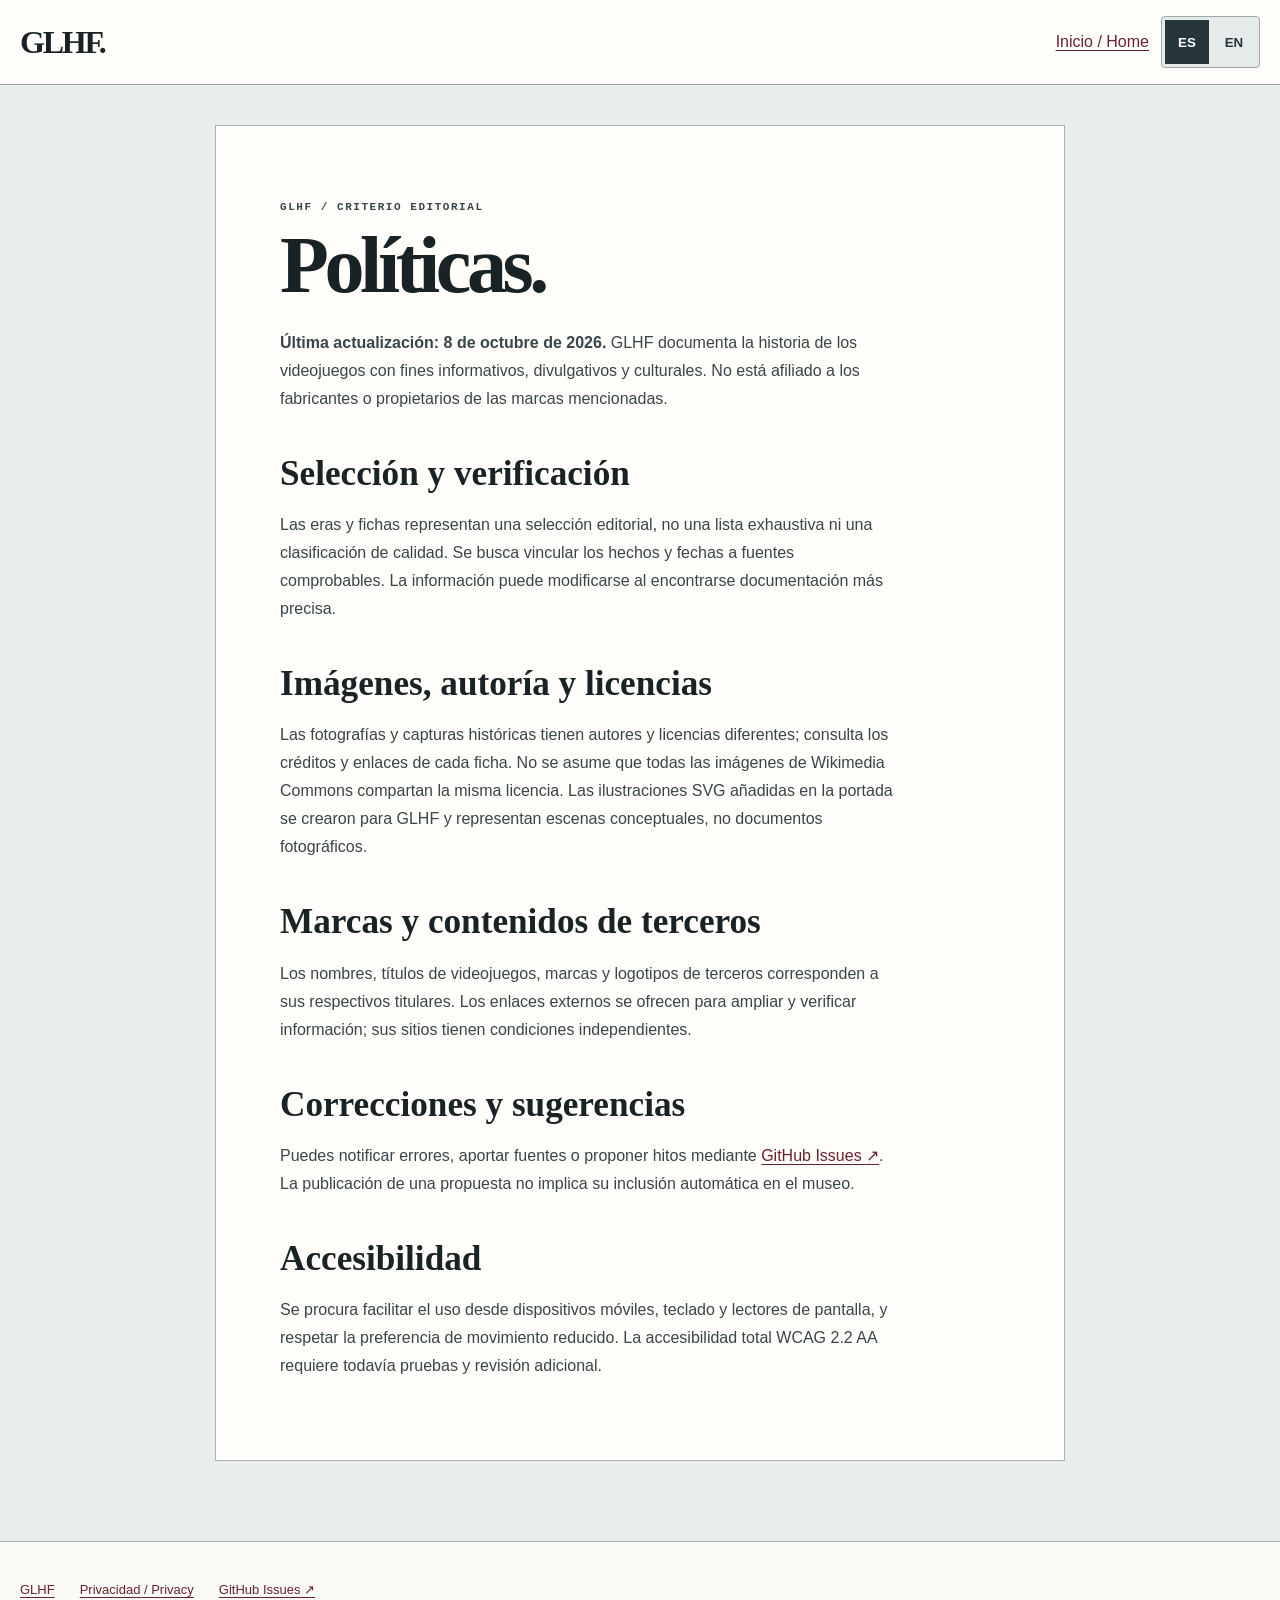
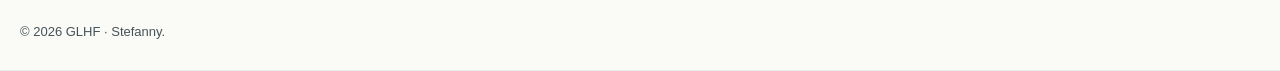
<file: wwwroot/politicas.html>
<!doctype html>
<html lang="es"><head><meta charset="utf-8"><meta name="viewport" content="width=device-width,initial-scale=1,viewport-fit=cover"><meta name="theme-color" content="#e9edec"><meta name="description" content="Políticas editoriales y uso del museo digital GLHF: fuentes, fotografías, licencias y correcciones."><title>Políticas | GLHF</title><link rel="canonical" href="politicas.html"><link rel="stylesheet" href="assets/css/legal.css"><script defer src="assets/js/legal.js"></script></head>
<body data-page="policies"><a class="skip" href="#contenido">Ir al contenido / Skip to content</a><header class="legal-header"><a class="legal-brand" href="index.html#inicio" data-home-link>GLHF.</a><nav aria-label="Navegación / Navigation"><a href="index.html#inicio" data-home-link>Inicio / Home</a><div class="legal-langs" role="group" aria-label="Idioma / Language"><button type="button" data-switch-lang="es" lang="es" aria-pressed="true">ES</button><button type="button" data-switch-lang="en" lang="en" aria-pressed="false">EN</button></div></nav></header>
<main class="legal-main" id="contenido">
<article data-legal-lang="es" lang="es"><p class="legal-tag">GLHF / CRITERIO EDITORIAL</p><h1>Políticas.</h1><p><strong>Última actualización: 8 de octubre de 2026.</strong> GLHF documenta la historia de los videojuegos con fines informativos, divulgativos y culturales. No está afiliado a los fabricantes o propietarios de las marcas mencionadas.</p>
<h2>Selección y verificación</h2><p>Las eras y fichas representan una selección editorial, no una lista exhaustiva ni una clasificación de calidad. Se busca vincular los hechos y fechas a fuentes comprobables. La información puede modificarse al encontrarse documentación más precisa.</p>
<h2>Imágenes, autoría y licencias</h2><p>Las fotografías y capturas históricas tienen autores y licencias diferentes; consulta los créditos y enlaces de cada ficha. No se asume que todas las imágenes de Wikimedia Commons compartan la misma licencia. Las ilustraciones SVG añadidas en la portada se crearon para GLHF y representan escenas conceptuales, no documentos fotográficos.</p>
<h2>Marcas y contenidos de terceros</h2><p>Los nombres, títulos de videojuegos, marcas y logotipos de terceros corresponden a sus respectivos titulares. Los enlaces externos se ofrecen para ampliar y verificar información; sus sitios tienen condiciones independientes.</p>
<h2>Correcciones y sugerencias</h2><p>Puedes notificar errores, aportar fuentes o proponer hitos mediante <a href="https://github.com/Stefannysj/GoodLuckHaveFun/issues/new" target="_blank" rel="noopener noreferrer">GitHub Issues ↗</a>. La publicación de una propuesta no implica su inclusión automática en el museo.</p>
<h2>Accesibilidad</h2><p>Se procura facilitar el uso desde dispositivos móviles, teclado y lectores de pantalla, y respetar la preferencia de movimiento reducido. La accesibilidad total WCAG 2.2 AA requiere todavía pruebas y revisión adicional.</p></article>
<article data-legal-lang="en" lang="en" hidden><p class="legal-tag">GLHF / EDITORIAL POLICY</p><h1>Policies.</h1><p><strong>Last updated: October 8, 2026.</strong> GLHF documents video game history for informational, educational and cultural purposes. The project is not affiliated with the companies or trademark owners mentioned.</p>
<h2>Selection and fact-checking</h2><p>Historical eras and records are an editorial selection, not an exhaustive list or a ranking. Claims and dates are linked to verifiable sources whenever possible. Information may change when more accurate documents become available.</p>
<h2>Images, authors and licenses</h2><p>Historical photographs and screenshots have different authors and licenses; refer to each record's credits and links. Wikimedia Commons images do not all have the same license. Homepage SVG artwork was created for GLHF as conceptual imagery, not documentary photographs.</p>
<h2>Brands and third-party content</h2><p>Game titles, company names, brands and third-party logos belong to their respective owners. External links are provided for context and verification and are subject to their own terms.</p>
<h2>Corrections and suggestions</h2><p>Report errors, share sources or propose additions through <a href="https://github.com/Stefannysj/GoodLuckHaveFun/issues/new" target="_blank" rel="noopener noreferrer">GitHub Issues ↗</a>. Suggestions are reviewed and do not guarantee inclusion.</p>
<h2>Accessibility</h2><p>GLHF aims to support mobile visitors, keyboard navigation and screen readers and to respect reduced-motion preferences. Full WCAG 2.2 AA accessibility still requires additional testing and review.</p></article>
</main><footer class="legal-footer"><nav><a href="index.html#inicio" data-home-link>GLHF</a><a href="privacidad.html">Privacidad / Privacy</a><a href="https://github.com/Stefannysj/GoodLuckHaveFun/issues" target="_blank" rel="noopener noreferrer">GitHub Issues ↗</a></nav>© 2026 GLHF · Stefanny.</footer></body></html>
</file>
<file: wwwroot/assets/css/legal.css>
:root{--ink:#192326;--muted:#425056;--paper:#fffefa;--gray:#e9edec;--red:#9d3030;color-scheme:light}*{box-sizing:border-box}html{scroll-behavior:smooth}body{margin:0;min-width:0;background:var(--gray);color:var(--ink);font:16px/1.75 'Segoe UI',Arial,sans-serif}a{color:#6b232b;text-underline-offset:3px}a:hover{color:#260a10}a:focus-visible,button:focus-visible{outline:3px solid #10648a;outline-offset:4px}[hidden]{display:none!important}.skip{position:absolute;left:12px;top:-80px;background:#fff;padding:8px}.skip:focus{top:12px}.legal-header{background:var(--paper);border-bottom:1px solid #9ba8aa;padding:16px max(20px,env(safe-area-inset-left));display:flex;align-items:center;justify-content:space-between;gap:20px;flex-wrap:wrap}.legal-brand{font:700 32px Georgia,serif;color:var(--ink);letter-spacing:-.07em;text-decoration:none}.legal-header nav{display:flex;align-items:center;gap:12px;flex-wrap:wrap}.legal-header nav a{min-height:44px;display:inline-flex;align-items:center}.legal-langs{display:flex;background:#e5ebeb;border:1px solid #9fa9aa;padding:3px;gap:3px;border-radius:4px}.legal-langs button{border:0;background:transparent;color:#26363a;min-width:44px;min-height:44px;font-weight:800;cursor:pointer}.legal-langs button[aria-pressed=true]{background:#26363a;color:#fff}.legal-main{width:min(850px,calc(100% - 32px));margin:40px auto 80px;padding:clamp(22px,5vw,72px);border:1px solid #aab2b4;background:var(--paper)}.legal-tag{font:750 11px Consolas,monospace;letter-spacing:.14em;color:var(--red);text-transform:uppercase}.legal-main h1{font:600 clamp(2.7rem,7vw,5rem)/1 Georgia,serif;letter-spacing:-.055em;margin:12px 0 24px}.legal-main h2{font:600 clamp(1.45rem,3vw,2.2rem)/1.2 Georgia,serif;margin:40px 0 12px}.legal-main p{max-width:70ch;color:#38454a}.legal-main ul{padding-left:22px;color:#38454a}.legal-main li{margin:9px 0}.legal-footer{background:#fafaf7;border-top:1px solid #a6b2b3;padding:26px max(20px,env(safe-area-inset-left));color:#465358;font-size:13px}.legal-footer nav{display:flex;gap:10px 25px;flex-wrap:wrap;margin-bottom:9px}.legal-footer a{min-height:44px;display:inline-flex;align-items:center}@media(max-width:420px){.legal-header{gap:8px}.legal-brand{font-size:25px}.legal-main{margin-top:20px}}@media(prefers-reduced-motion:reduce){html{scroll-behavior:auto}}
</file>
